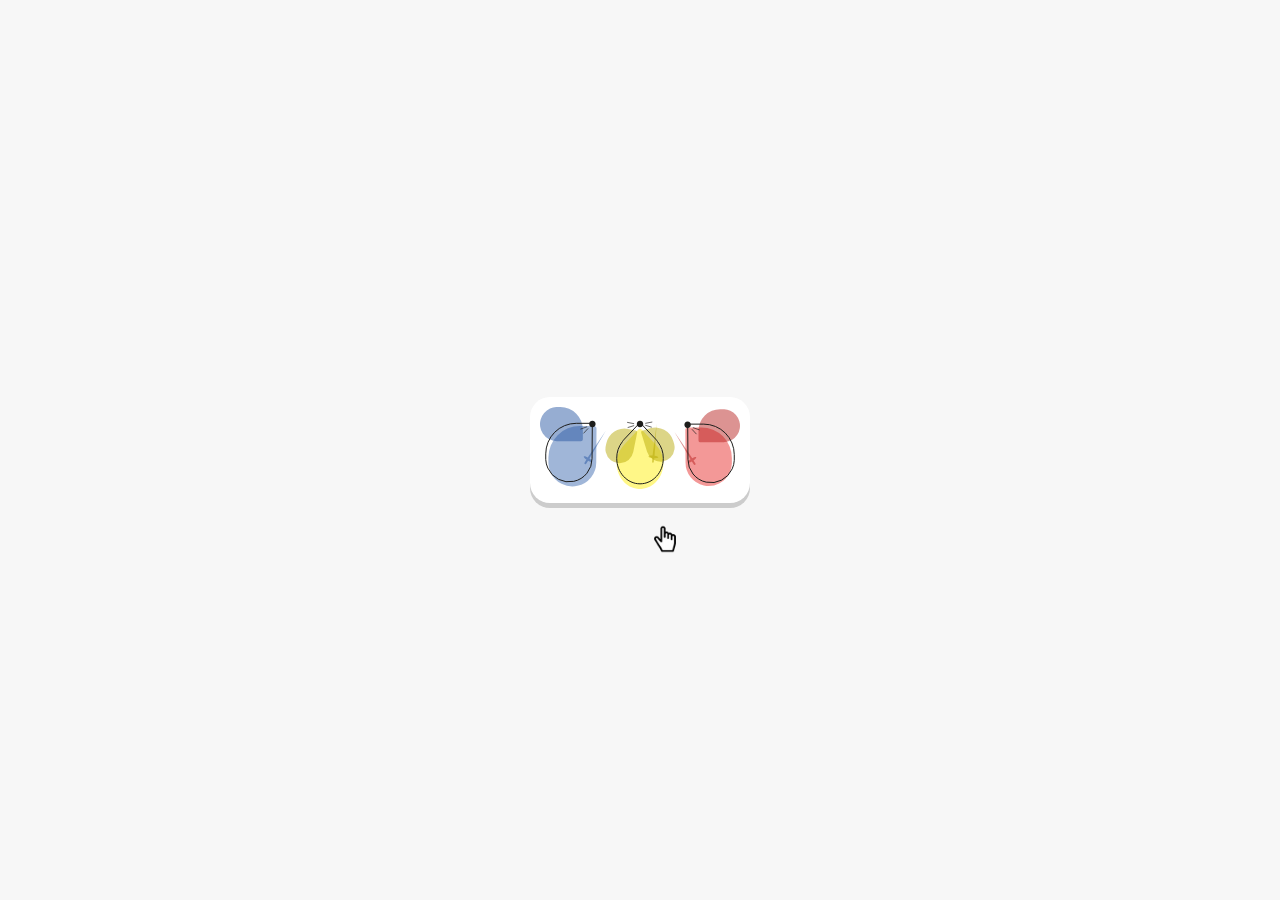
<file: index.html>
<!DOCTYPE html>
<html>
  <head>
    <meta charset="UTF-8" />
    <title>The Three Mouskateers</title>
    <link
      href="https://cdn.jsdelivr.net/npm/bootstrap@5.1.3/dist/css/bootstrap.min.css"
      rel="stylesheet"
      integrity="sha384-1BmE4kWBq78iYhFldvKuhfTAU6auU8tT94WrHftjDbrCEXSU1oBoqyl2QvZ6jIW3"
      crossorigin="anonymous"
    />
    <link rel="stylesheet" href="CSS/SplashpageStyle.css" />
  </head>

  <body>
    <div class="centered_Logo">
        <div  class="Logo">
            <a href="AboutUs.html">
                <img  src="Logo.svg" alt="Logo" style="width:200px;" >
              </a>
        </div>
        
    </div>
    <div class="centered_click">
      <img  src="click.gif" alt="Logo" style="width:50px;" >
    </div>

    <script
      src="https://cdn.jsdelivr.net/npm/bootstrap@5.1.3/dist/js/bootstrap.bundle.min.js"
      integrity="sha384-ka7Sk0Gln4gmtz2MlQnikT1wXgYsOg+OMhuP+IlRH9sENBO0LRn5q+8nbTov4+1p"
      crossorigin="anonymous"
    ></script>
  </body>
</html>
</file>
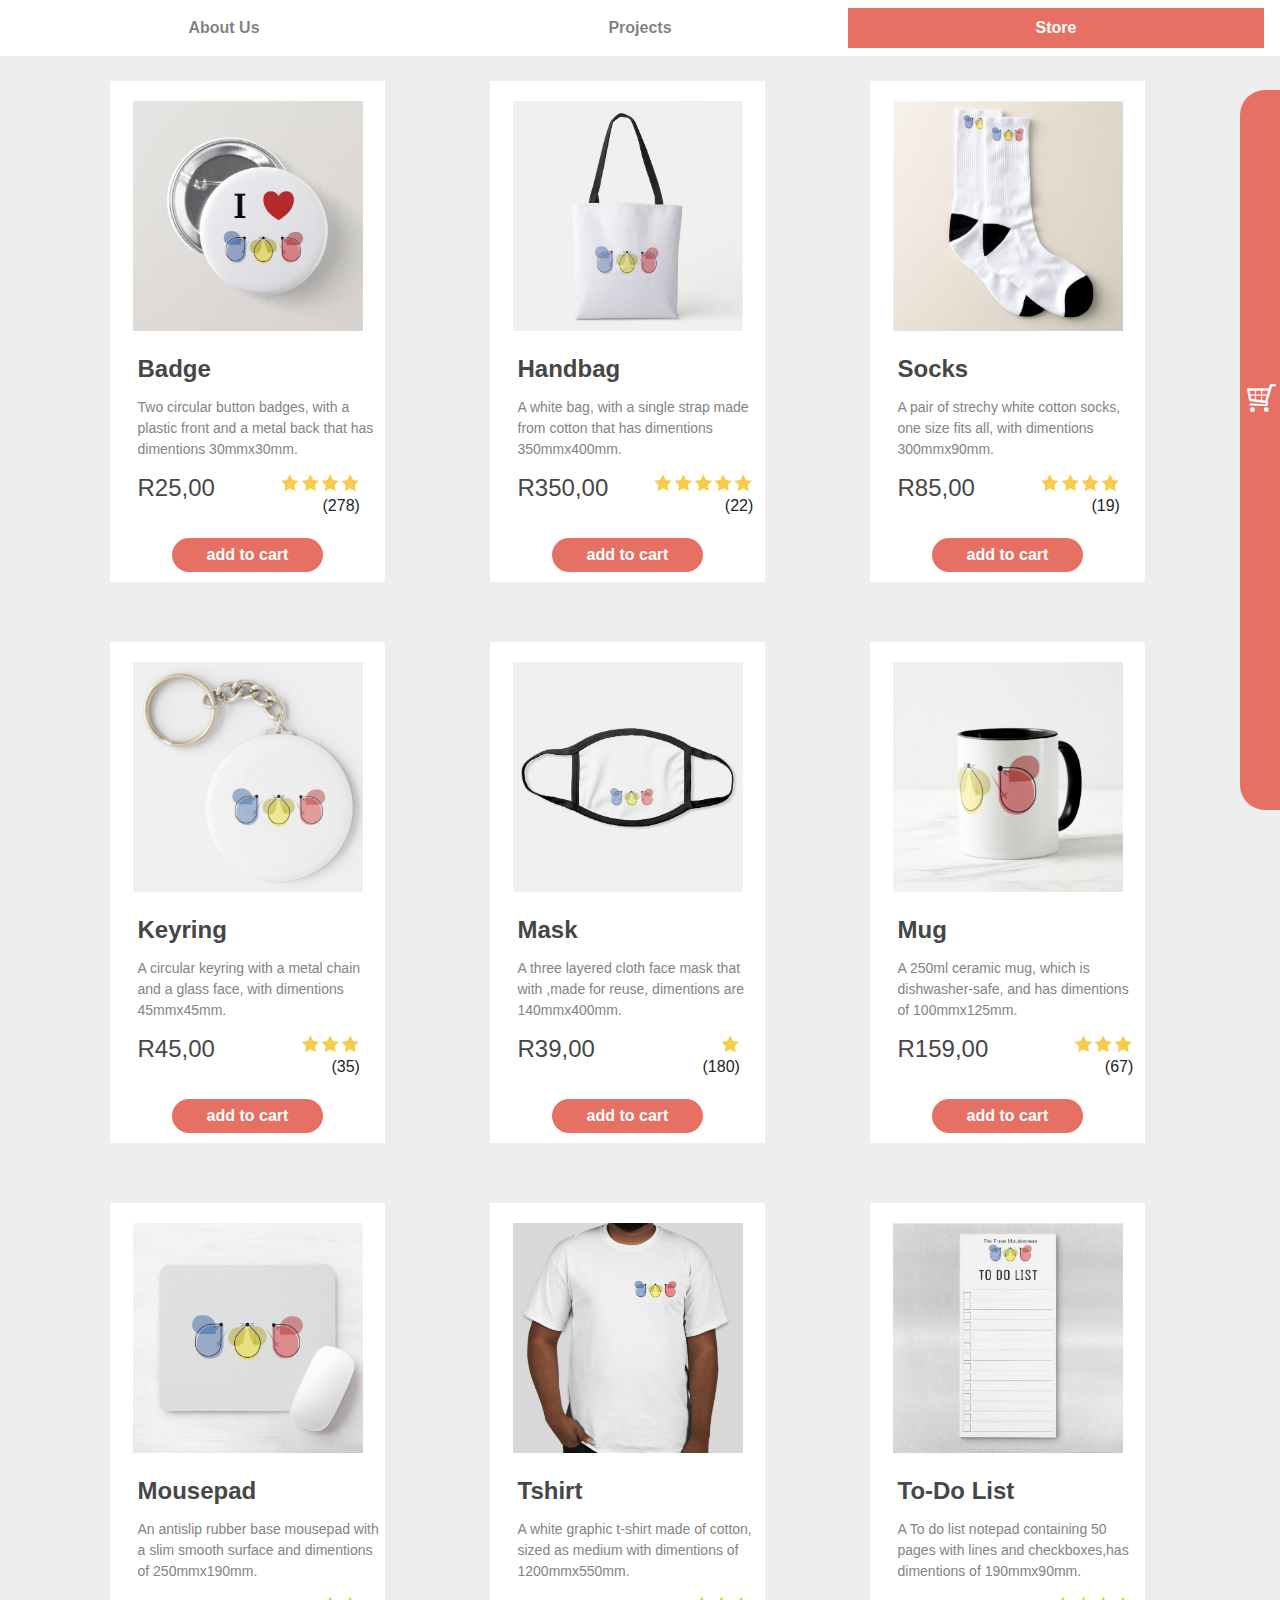
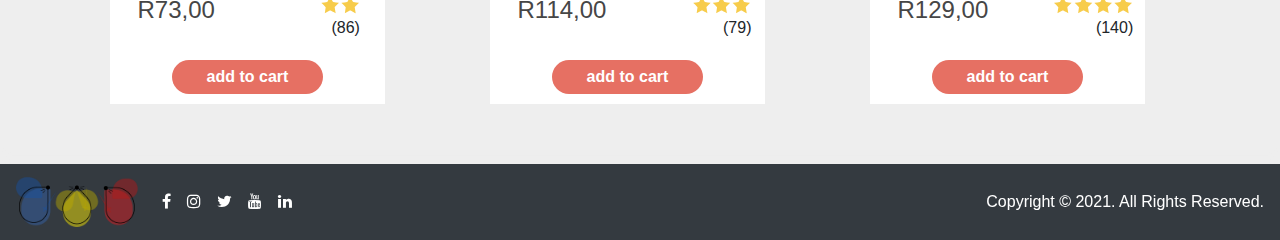
<file: Store.html>
<!DOCTYPE html>
<html>
  <head>
    <meta charset="UTF-8" />
    <title>The Three Mouskateers</title>
  

     <!-- Bootstrap CSS -->
     <link rel="stylesheet" href="https://maxcdn.bootstrapcdn.com/bootstrap/4.0.0/css/bootstrap.min.css"
     integrity="sha384-Gn5384xqQ1aoWXA+058RXPxPg6fy4IWvTNh0E263XmFcJlSAwiGgFAW/dAiS6JXm" crossorigin="anonymous">
     <link href="http://maxcdn.bootstrapcdn.com/font-awesome/4.3.0/css/font-awesome.min.css" rel="stylesheet">
    <link rel="stylesheet" href="CSS/StoreStyle.css" />
  </head>

  <body>

    <nav class="navbar navbar-expand-lg navbar-light bg-white" style="z-index: 50;">
      <button class="navbar-toggler" type="button" data-toggle="collapse" data-target="#navbarNavAltMarkup"
              aria-controls="navbarNavAltMarkup" aria-expanded="false" aria-label="Toggle navigation">
          <span class="navbar-toggler-icon"></span>
      </button>
      <div class="collapse navbar-collapse" id="navbarNavAltMarkup">
          <div class="navbar-nav nav-fill w-100">
              <a class="nav-item nav-link about-us-link" href="AboutUs.html"><b>About Us</b></a>
              <a class="nav-item nav-link project-link "  href="Projects.html"><b>Projects</b></a>
              <a class="nav-item nav-link store-link active" style="background-color: #E67063; color:white" href="Store.html"><b>Store</b></a>
          </div>
      </div>
  </nav>
    

      <div class="container products">
        <div class="row">

          <div class="col">
            <div id="item_Badge" class="white-card">
              <img src="products/item_Badge.png"  />
              <div class="text">
                <div class="ItemHeading">Badge</div>              
                <div class="ItemDescription">
                  Two circular button badges, with a plastic front and a metal back that has dimentions 30mmx30mm. 
                  
                </div>
                <div class="wrapper">
                    <div class="ItemPrice">R25,00</div> 
                    <div class="rating"><img src="StoreIMAGES/star4.svg"/>(278)</div>
                </div>
              </div>
              <div class="Addbutton"><a class="addtocart" onclick="addItems(this)">add to cart</a>
              </div>  
            </div>           
          </div>
          <div class="col">
            <div id="item_Bag" class="white-card">
              <img src="products/item_Bag.png"  />
              <div class="text">
                <div class="ItemHeading">Handbag</div>              
                <div class="ItemDescription">
                  A white bag, with a single strap made from cotton that has dimentions 350mmx400mm. 
                </div>
                <div class="wrapper">
                    <div class="ItemPrice">R350,00</div> 
                    <div class="rating"><img src="StoreIMAGES/star5.svg"/> (22)</div>
                </div>              
              </div>
              <div class="Addbutton"><a class="addtocart" onclick="addItems(this)">add to cart</a>
              </div>  
            </div>           
          </div>
          <div class="col">
            <div id="item_Socks" class="white-card">
              <img src="products/item_Socks.png"  />
              <div class="text">
                <div class="ItemHeading">Socks</div>              
                <div class="ItemDescription">
                  A pair of strechy white cotton socks, one size fits all, with dimentions 300mmx90mm.
                </div>
                <div class="wrapper">
                    <div class="ItemPrice">R85,00</div> 
                    <div class="rating"><img src="StoreIMAGES/star4.svg"/> (19)</div>
                </div>
              </div>
              <div class="Addbutton"><a class="addtocart" onclick="addItems(this)">add to cart</a>
              </div>  
            </div>           
          </div>          
        </div>

        <div class="row">

          <div class="col">
            <div id="item_Keyring" class="white-card">
              <img src="products/item_Keyring.png"  />
              <div class="text">
                <div class="ItemHeading">Keyring</div>              
                <div class="ItemDescription">
                  A circular keyring with a metal chain and a glass face,  with dimentions 45mmx45mm. 
                  
                </div>
                <div class="wrapper">
                    <div class="ItemPrice">R45,00</div> 
                    <div class="rating"><img src="StoreIMAGES/star3.svg"/>(35)</div>
                </div>
              </div>
              <div class="Addbutton"><a class="addtocart" onclick="addItems(this)">add to cart</a>
              </div>  
            </div>           
          </div>
          <div class="col">
            <div id="item_Mask" class="white-card">
              <img src="products/item_Mask.png"  />
              <div class="text">
                <div class="ItemHeading">Mask</div>              
                <div class="ItemDescription">
                  A three layered cloth face mask that with ,made for reuse, dimentions are 140mmx400mm. 
                </div>
                <div class="wrapper">
                    <div class="ItemPrice">R39,00</div> 
                    <div class="rating"><img src="StoreIMAGES/star1.svg"/> (180)</div>
                </div>              
              </div>
              <div class="Addbutton"><a class="addtocart" onclick="addItems(this)" >add to cart</a>
              </div>  
            </div>           
          </div>
          <div class="col">
            <div id="item_Mug" class="white-card">
              <img src="products/item_Mug.png"  />
              <div class="text">
                <div class="ItemHeading">Mug</div>              
                <div class="ItemDescription">
                  A 250ml ceramic mug, which is dishwasher-safe, and has dimentions of 100mmx125mm.
                </div>
                <div class="wrapper">
                    <div class="ItemPrice">R159,00</div> 
                    <div class="rating"><img src="StoreIMAGES/star3.svg"/> (67)</div>
                </div>
              </div>
              <div class="Addbutton"><a class="addtocart" onclick="addItems(this)">add to cart</a>
              </div>  
            </div>           
          </div>          
        </div>

        <div class="row">

          <div class="col">
            <div id="item_Mousepad" class="white-card">
              <img src="products/item_Mousepad.png"  />
              <div class="text">
                <div class="ItemHeading">Mousepad</div>              
                <div class="ItemDescription">
                  An antislip rubber base mousepad with a slim smooth surface and dimentions of 250mmx190mm. 
                  
                </div>
                <div class="wrapper">
                    <div class="ItemPrice">R73,00</div> 
                    <div class="rating"><img src="StoreIMAGES/star2.svg"/>(86)</div>
                </div>
              </div>
              <div class="Addbutton"><a class="addtocart" onclick="addItems(this)" >add to cart</a>
              </div>  
            </div>           
          </div>
          <div class="col">
            <div id="item_Shirt" class="white-card">
              <img src="products/item_Shirt.png"  />
              <div class="text">
                <div class="ItemHeading">Tshirt</div>              
                <div class="ItemDescription">
                  A white graphic t-shirt made of cotton, sized as medium with dimentions of 1200mmx550mm. 
                </div>
                <div class="wrapper">
                    <div class="ItemPrice">R114,00</div> 
                    <div class="rating"><img src="StoreIMAGES/star3.svg"/> (79)</div>
                </div>              
              </div>
              <div class="Addbutton"><a class="addtocart" onclick="addItems(this)" >add to cart</a>
              </div>  
            </div>           
          </div>
          <div class="col">
            <div id="item_Todolist" class="white-card">
              <img src="products/item_Todolist.png"  />
              <div class="text">
                <div class="ItemHeading">To-Do List</div>              
                <div class="ItemDescription">
                  A To do list notepad containing 50 pages with lines and checkboxes,has dimentions of 190mmx90mm.
                </div>
                <div class="wrapper">
                    <div class="ItemPrice">R129,00</div> 
                    <div class="rating"><img src="StoreIMAGES/star4.svg"/> (140)</div>
                </div>
              </div>
              <div class="Addbutton"><a class="addtocart" onclick="addItems(this)">add to cart</a>
              </div>  
            </div>           
          </div>          
        </div>
        
      </div>
    </div>

    <div id="mySidenav" class="sidenav">
        <a  class="closebtn" onclick="openNav()"><div id="itemsAmmount">3</div></a>
        <div class="CartHeading">My Cart
          <div id="NoItems">(No Items Added Yet)</div>
        </div>
        <div id="cartItems">
          
          <!-- <div class="CartItem">
              <div class="CartItemImg">  <img src="products/item_Todolist.png"  /> </div>
              <div class="CartItemHeading">To-Do List</div>
              <div class="CartItemPrice">R300-00</div> 
              <img class="cartDelete"  src="delete.svg"/>              
          </div> -->
        </div>
        
      </div>

      <!-- Footer -->
      <nav class="navbar navbar-expand-lg navbar-light bg-dark" style="z-index: 50; box-shadow: 0px -10px 10px 0px #EEEEEE !important;">
        <a class="navbar-brand" href="index.html"><img src="IMAGES/Logo.png" height="50px" alt="lOGO"></a>
        <button class="navbar-toggler" type="button" data-toggle="collapse" data-target="#navbarText" aria-controls="navbarText" aria-expanded="false" aria-label="Toggle navigation">
          <span class="navbar-toggler-icon"></span>
        </button>
        <div class="collapse navbar-collapse" id="navbarText">
          <ul class="navbar-nav mr-auto">
            <li class="nav-item">
              <a class="nav-link" href="https://facebook.com"><i class="fa fa-facebook" style="color:white"></i></a>
            </li>
            <li class="nav-item">
                <a class="nav-link" href="https://instagram.com"><i class="fa fa-instagram" style="color:white"></i></a>
              </li>
            <li class="nav-item">
              <a class="nav-link" href="https://twitter.com"><i class="fa fa-twitter" style="color:white"></i></a>
            </li>
            <li class="nav-item">
              <a class="nav-link" href="https://youtube.com"><i class="fa fa-youtube" style="color:white"></i></a>
            </li>
            <li class="nav-item">
                <a class="nav-link" href="https://linkedin.com"><i class="fa fa-linkedin" style="color:white"></i></a>
              </li>
          </ul>
          <span class="navbar-text" style="color:white">
            Copyright © 2021. All Rights Reserved.
          </span>
        </div>
      </nav>
      

      <script src="SCRIPT/Store.js"></script>

      <script src="https://code.jquery.com/jquery-3.2.1.slim.min.js"
        integrity="sha384-KJ3o2DKtIkvYIK3UENzmM7KCkRr/rE9/Qpg6aAZGJwFDMVNA/GpGFF93hXpG5KkN"
        crossorigin="anonymous"></script>
<script src="https://cdnjs.cloudflare.com/ajax/libs/popper.js/1.12.9/umd/popper.min.js"
        integrity="sha384-ApNbgh9B+Y1QKtv3Rn7W3mgPxhU9K/ScQsAP7hUibX39j7fakFPskvXusvfa0b4Q"
        crossorigin="anonymous"></script>
<script src="https://maxcdn.bootstrapcdn.com/bootstrap/4.0.0/js/bootstrap.min.js"
        integrity="sha384-JZR6Spejh4U02d8jOt6vLEHfe/JQGiRRSQQxSfFWpi1MquVdAyjUar5+76PVCmYl"
        crossorigin="anonymous"></script>
  

<script
src="https://cdn.jsdelivr.net/npm/bootstrap@5.1.3/dist/js/bootstrap.bundle.min.js"
integrity="sha384-ka7Sk0Gln4gmtz2MlQnikT1wXgYsOg+OMhuP+IlRH9sENBO0LRn5q+8nbTov4+1p"
crossorigin="anonymous"
></script>
  </body>
</html>
</file>
<file: CSS/SplashpageStyle.css>
body {
    background-color: var(--background_white);
  }
  
  :root {
    --navbar_blue: #477cc2;
    --navbar_red: #d92714;
    --navbar_yellow: #cfb300;
    --background_white: #f7f7f7;
    --white: #ffffff;
  }
  
  /*//////////////////////////////////*/
  /*////////The splash page///////////*/
  
  .centered_Logo {
    position: fixed;
    top: 50%;
    left: 50%;
    transform: translate(-50%, -50%);
  
    /* box-shadow: 0.5rem 0.5rem black, -0.5rem -0.5rem #ccc; */
  }

  .centered_click {
    position: fixed;
    top: 50%;
    left: 50%;
    /* transform: translate(-50%, -50%); */
    transform: translateY(4rem);
    /* transform: rotate(50deg); */
    animation: fade-in-move-down 10s;  
    /* box-shadow: 0.5rem 0.5rem black, -0.5rem -0.5rem #ccc; */
    animation-iteration-count:infinite;
  }

  @keyframes fade-in-move-down {
    0% {
      opacity: 0;
      transform: translateY(4rem);
    }
    10% {
      opacity: 1;
      transform: translateY(0);
    }
    30% {
      opacity: 1;
      transform: translateY(0);
    }
    40%{
      opacity: 0;
      transform: translateY(4rem);
    }

    100%{
      opacity: 0;
    } 
    
    /* 100% {
      opacity: 0;
      transform: translateY(0rem);
    } */
  }
  
  .centered_Logo > .Logo {
    background-color: white;
    padding: 10px;
    -webkit-border-radius: 20px;
    -moz-border-radius: 20px;
    border-radius: 20px;
    box-shadow: 0px 5px #ccc;
    transition: 0.5s;
  }
  .centered_Logo > .Logo:hover {
    
    box-shadow: 0px 10px #ccc;
    margin-bottom: 5px;
  }
  
  .centered_Logo > img {
    width: 200px;
  }
  
  /*////////The splash page///////////*/
  /*//////////////////////////////////*/
</file>
<file: CSS/StoreStyle.css>
body {
  background-color: var(--background_white);
}

:root {
  --navbar_blue: #477cc2;
  --navbar_red: #d92714;
  --navbar_yellow: #cfb300;
  --background_white: #eeeeee;
  --white: #ffffff;
}

/*//////////////////////////////////*/
/*////////The navbar ///////////////*/

.project {
  display: flex;
  align-items: center;
  flex-wrap: wrap;
}

.button-right {
  color: #ffe53d;
  position: absolute;
  right: 15px;
}

.left-image {
  object-fit: cover;
  border-radius: 50%;
  border: solid 5px #ffe53d;
  outline: 100px solid white;
  height: 400px;
  width: 400px;
}

.right-image {
  object-fit: cover;
  border-radius: 50%;
  height: 400px;
  border: solid 5px white;
  outline: 100px solid #ffe53d;
  width: 400px;
}

.left-card {
  background-color: #ffffff;
  position: relative;
}

.right-card {
  background-color: #ffe53d;
  position: relative;
}

.left-button {
}

.left-button:hover {
  color: #ffe53d;
}

.project-link:hover {
}

.about-us-link:hover {
}

.store-link:hover {
}
/* 
.store-link:hover::after {
  width: 33.3333333333333333333333333333333%
} */

.project-link:hover::after {
  width: 33.3333333333333333333333333333333%;
}

.nav-link {
  width: 33.3333333333333333333333333333333%;
}

.store-link::after {
  position: absolute;
  bottom: 0;
  right: 0;
  margin: auto;
  background-color: #e67063;
  color: transparent;
  width: 0%;
  content: "";
  height: 3px;
  transition: all 0.5s;
}

.about-us-link::after {
  position: absolute;
  bottom: 0;
  left: 0;
  margin: auto;
  background-color: #a3bedb;
  color: transparent;
  width: 0%;
  content: "";
  height: 3px;
  transition: all 0.5s;
}

.project-link::after {
  position: absolute;
  bottom: 0;
  left: 33.3333333333333333333333333333333333333333333333%;
  right: 33.3333333333333333333333333333333333333333333333%;
  margin: auto;
  background-color: #ffe53d;
  color: transparent;
  width: 0%;
  content: "";
  height: 3px;
  transition: all 0.5s;
}

.about-us-link:hover::after {
  width: 33.3333333333333333333333333333333%;
}

.store-link {
}

.about-us-link {
}

.project-link {
}

/*////////The navbar ///////////////*/
/*//////////////////////////////////*/

.white-card {
  background-color: white;
  margin: 0px 50px 0px 25px;
  max-width: 300px;
  text-align: center;
  padding-bottom: 10px;
  transition: 0.5s;
  margin-bottom: 60px;
}
.white-card:hover {
  box-shadow: 0px 0px 25px rgb(173, 173, 173);
}

.white-card > img {
  width: 270px;
  height: 270px;
  object-fit: cover;
  padding: 20px;
}

.text {
  /* object-fit: cover; */
  /* padding: 20px; */
  /* width: 270px; */
  text-align: center;
  /* padding-left: 60px; */
  width: 270px;
  padding-left: 10%;
  text-align: left;

  /* padding-left: 60px; */
  /* text-align: left; */
  /* font-size: 24px;
  font-weight: 600;
  color: rgb(70, 70, 70); */
}

.products {
  margin-top: 25px;
}

.ItemHeading {
  font-size: 24px;
  font-weight: 600;
  color: rgb(70, 70, 70);
  padding-bottom: 10px;
}

.ItemDescription {
  /* padding-left: 60px;
  text-align: left; */
  font-size: 14px;
  max-width: 280px;

  color: rgb(131, 131, 131);
}

.ItemPrice {
  font-size: 24px;
  font-weight: 400;
  color: rgb(70, 70, 70);
  margin-right: 45px;
}

.wrapper {
  display: flex;
  padding-top: 10px;
}

.rating {
  text-align: right;
  width: 100px;
  /* margin-right: 3px; */
}

.Addbutton {
}

.addtocart {
  text-decoration: none;
  display: inline-block;
  margin-top: 20px;
  text-align: center;
  background-color: #e67063;
  padding: 5px;
  border-radius: 20px;
  width: 55%;
  color: white !important;
  font-weight: 600;
  transition: 0.5s;
}

.addtocart:hover {
  margin-top: 10px;
  color: rgb(0, 0, 0) !important;
  top: -10px;
  background-color: white;
  box-shadow: 0 2px 0 0 #e0b1ab; /* Border bottom */
  margin-bottom: 10px;
  cursor: pointer;
}

/****side cart****/

.sidenav {
  height: 80%;
  width: 400px;
  position: fixed;
  z-index: 1;
  top: 10%;
  right: -360px;
  background-color: #e67063;
  overflow-x: hidden;
  transition: 0.5s;
  padding-top: 5%;
  border-radius: 25px;
}

.sidenav .closebtn {
  background-image: url(../StoreIMAGES/CartIcon.svg);
  background-repeat: no-repeat;
  width: 21px;
  height: 28px;
  position: relative;
  top: 35%;
  left: 7px;
  font-size: 36px;
  margin-left: 0px;

}

.closebtn:hover{
  cursor: pointer;
}

.sidenav a {
  padding: 8px 8px 8px 32px;
  text-decoration: none;
  font-size: 25px;
  color: #818181;
  display: block;
  transition: 0.3s;
}

#itemsAmmount {
  visibility: hidden;
  width: 20px;
  border-radius: 15pt;
  position: absolute;
  /* height: 15px; */
  left: 13px;
  font-size: 10pt;
  text-align: center;
  color: black;
  font-weight: 500;
  /* right: 50px; */
  background-color: white;
  top: -5px;
}

.CartHeading {
  width: 100%;
  position: relative;
  text-align: center;
  font-size: 19pt;
  top: -70px;
  font-weight: 400;
  color: white;
}

#cartItems {
 /*background-color: white; */
  /* text-align: center; */
  position: relative;
  width: 80%;
  margin-left: 50px;
  /* background-color: rgba(255, 255, 255, 0.267); */
  height: 81%;
  overflow: scroll;
  top: -35px;
  -ms-overflow-style: none;  /* IE and Edge */
  scrollbar-width: none;  /* Firefox */
}

#cartItems::-webkit-scrollbar {
  display: none;
}



.CartItem{
  width: 90%;
    position: relative;
    background-color: white;
    border-radius: 20px;
    /* height: 170px; */
    padding: 20px;
    margin-bottom: 20px;
    margin-left: 20px;
}


.CartItemImg img{
 

  float: left;
    width: 100px;
    height: 100px;
    object-fit: cover;
    margin-right: 15px;
    
}
.CartItemHeading{
  font-size: 25px;

}

.CartItemPrice{

}

#NoItems{
  font-size: 12pt !important;
  font-weight: 200 !important;
  color: #ffff;
}

.cartDelete{
  margin-top: 5px;
  width: 30px;
  height: 30px;
  /* background-image: url("../delete.svg"); */
}

.cartDelete:hover{
  cursor: pointer;
}
</file>
